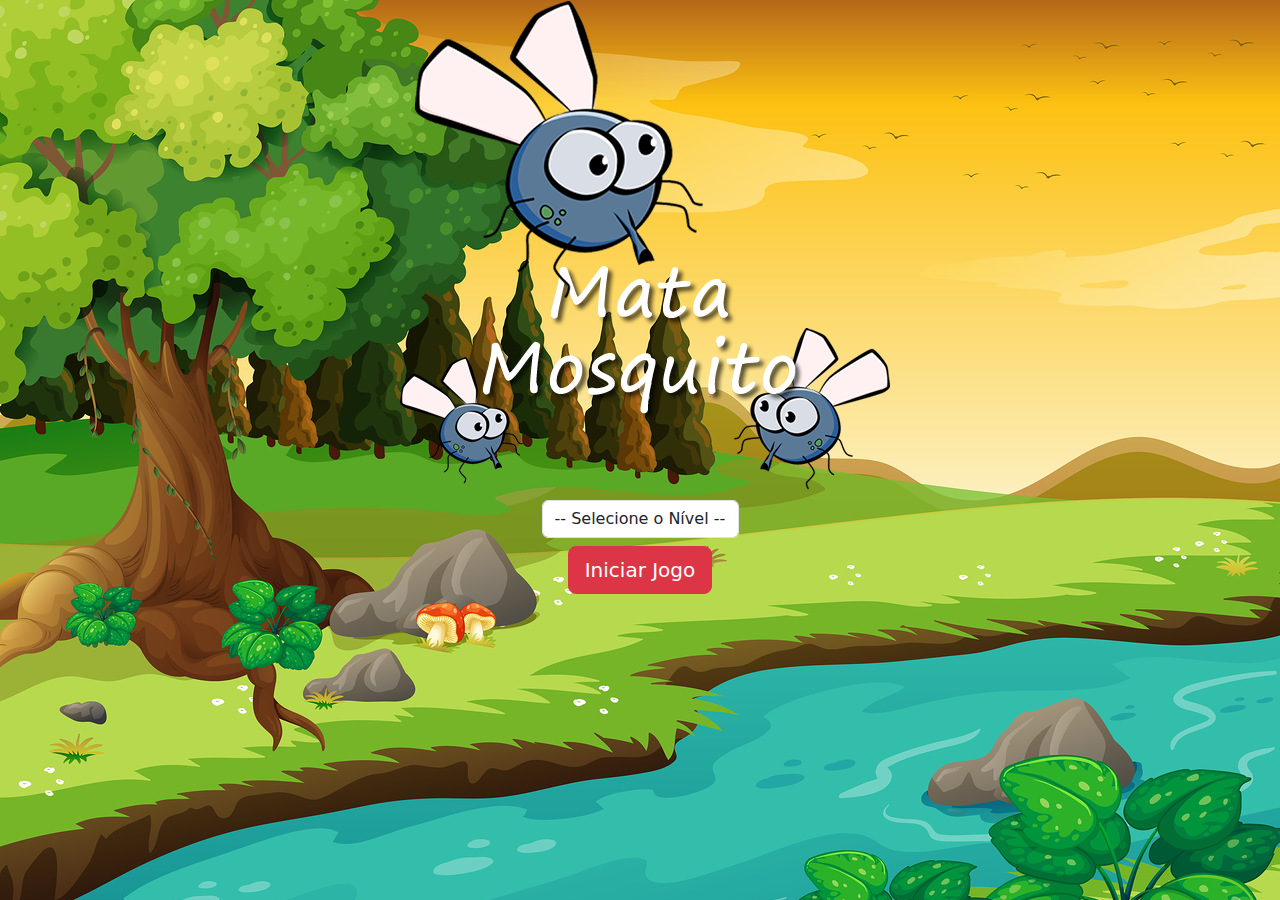
<file: index.html>
<!DOCTYPE html>
<html lang="en">
    <head>
        <meta charset="UTF-8">
        <meta name="viewport" content="width=device-width, initial-scale=1.0">
        <title>Mata-Mosquito</title>

        <link rel="stylesheet" href="estilo.css">
        <link href="https://cdn.jsdelivr.net/npm/bootstrap@5.3.3/dist/css/bootstrap.min.css" rel="stylesheet" integrity="sha384-QWTKZyjpPEjISv5WaRU9OFeRpok6YctnYmDr5pNlyT2bRjXh0JMhjY6hW+ALEwIH" crossorigin="anonymous">
        <script src="https://cdn.jsdelivr.net/npm/bootstrap@5.3.3/dist/js/bootstrap.bundle.min.js" integrity="sha384-YvpcrYf0tY3lHB60NNkmXc5s9fDVZLESaAA55NDzOxhy9GkcIdslK1eN7N6jIeHz" crossorigin="anonymous"></script>

        <script>
            function iniciarJogo() {
                let nivel = document.getElementById('nivel').value

                if (nivel === '') {
                    alert('Selecione um nível')
                    return false
                }

                window.location.href = 'jogo.html?' + nivel
            }
        </script>
    </head>

    <body>
        <div class="container">
            <div class="row">
                <div class="col">
                    <div class="d-flex justify-content-center">
                        <img src="imagens/game.png">
                    </div>
                </div>
            </div>

            <div class="container">
                <div class="row">
                    <div class="col">
                        <div class="d-flex justify-content-center">
                            <div class="mb-2">
                                <select class="form-control" id="nivel">
                                    <option value="">-- Selecione o Nível --</option>
                                    <option value="normal">Normal</option>
                                    <option value="dificil">Difícil</option>
                                    <option value="impossivel">Impossível</option>
                                </select>
                            </div>
                        </div>
                    </div>
                </div>    

            <div class="row">
                <div class="col">
                    <div class="d-flex justify-content-center">
                        <button type="button" class="btn btn-danger btn-lg" onclick="iniciarJogo()">Iniciar Jogo</button>
                    </div>
                </div>
            </div>
        </div>
    </body>
</html>
</file>
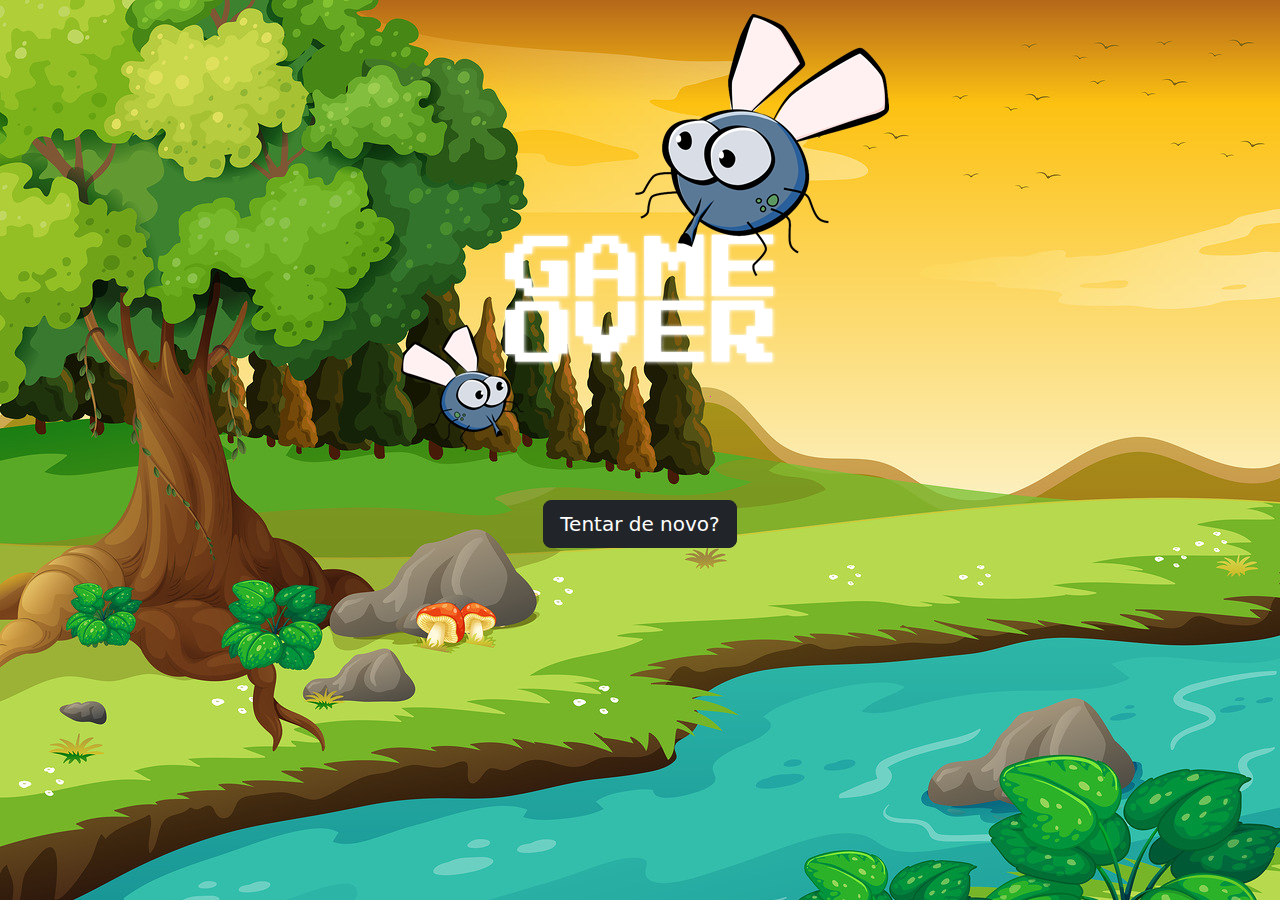
<file: gameover.html>
<!DOCTYPE html>
<html lang="en">
    <head>
        <meta charset="UTF-8">
        <meta name="viewport" content="width=device-width, initial-scale=1.0">
        <title>Game Over!!!!</title>

        <link rel="stylesheet" href="estilo.css">
        <link href="https://cdn.jsdelivr.net/npm/bootstrap@5.3.3/dist/css/bootstrap.min.css" rel="stylesheet" integrity="sha384-QWTKZyjpPEjISv5WaRU9OFeRpok6YctnYmDr5pNlyT2bRjXh0JMhjY6hW+ALEwIH" crossorigin="anonymous">
        <script src="https://cdn.jsdelivr.net/npm/bootstrap@5.3.3/dist/js/bootstrap.bundle.min.js" integrity="sha384-YvpcrYf0tY3lHB60NNkmXc5s9fDVZLESaAA55NDzOxhy9GkcIdslK1eN7N6jIeHz" crossorigin="anonymous"></script>
    </head>

    <body>
        <div class="container">
            <div class="row">
                <div class="col">
                    <div class="d-flex justify-content-center">
                        <img src="imagens/game_over.png">
                    </div>
                </div>
            </div>

            <div class="row">
                <div class="col">
                    <div class="d-flex justify-content-center">
                        <button type="button" class="btn btn-dark btn-lg" onclick="window.location.href = 'index.html'">Tentar de novo?</button>
                    </div>
                </div>
            </div>
        </div>
    </body>
</html>
</file>
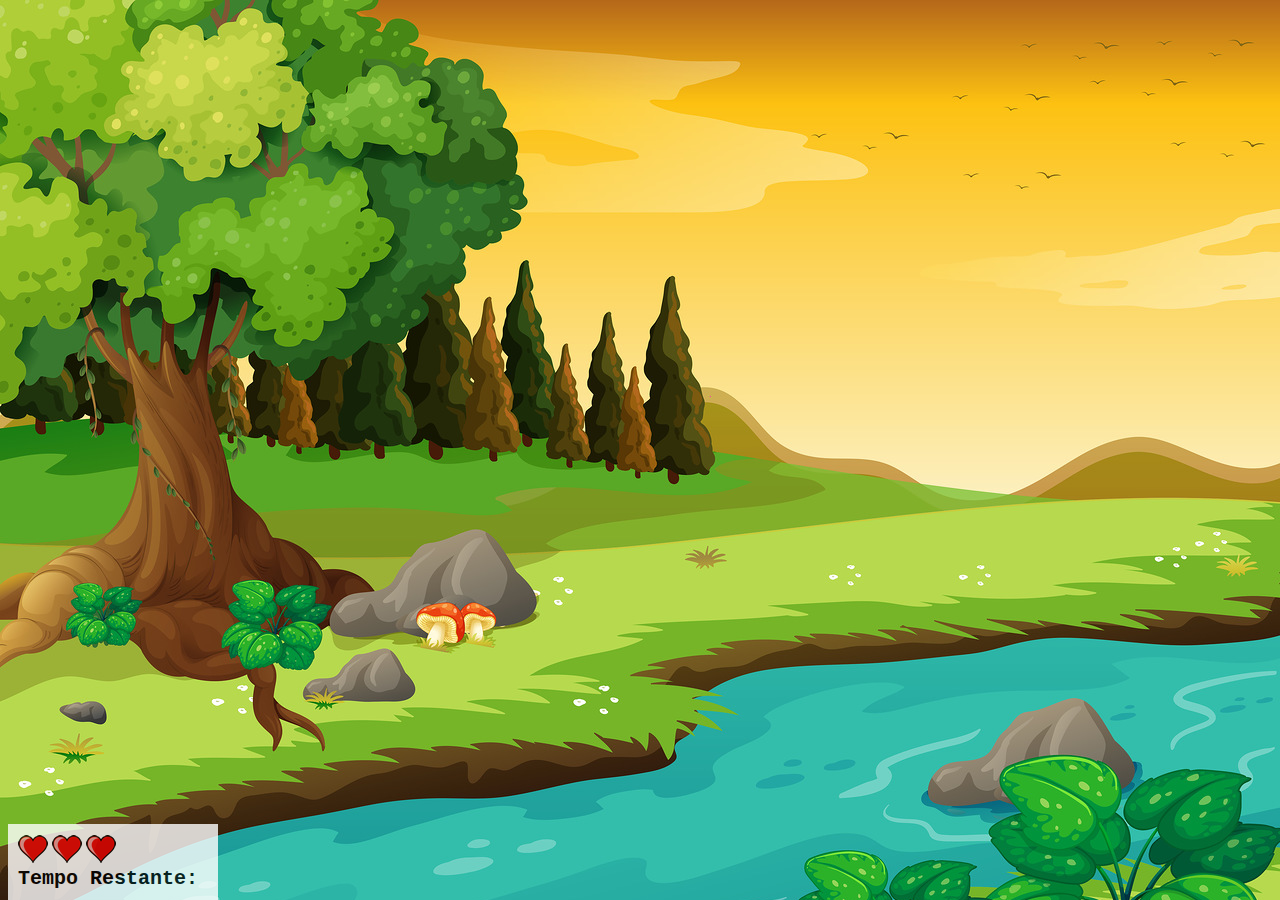
<file: jogo.html>
<!DOCTYPE html>
<html lang="en">
    <head>
        <meta charset="UTF-8">
        <meta name="viewport" content="width=device-width, initial-scale=1.0">
        <title>Mata-mosquito</title>

        <script src="jogo.js"></script>
        <link rel="stylesheet" href="estilo.css">
    </head>

    <body onresize="ajustaTamanho()">
        <div class="painel">
            <div class="vidas">
                <img id="vida1" src="imagens/coracao_cheio.png">
                <img id="vida2" src="imagens/coracao_cheio.png">
                <img id="vida3" src="imagens/coracao_cheio.png">
            </div>

            <div class="cronometro">Tempo Restante: <span id="cronometro"></span></div>
        </div>

        <script>
            let cria_mosquito = setInterval(function() {
                posAleatoria()
            }, criaMosquitoTempo)
        </script>
    </body>
</html>
</file>
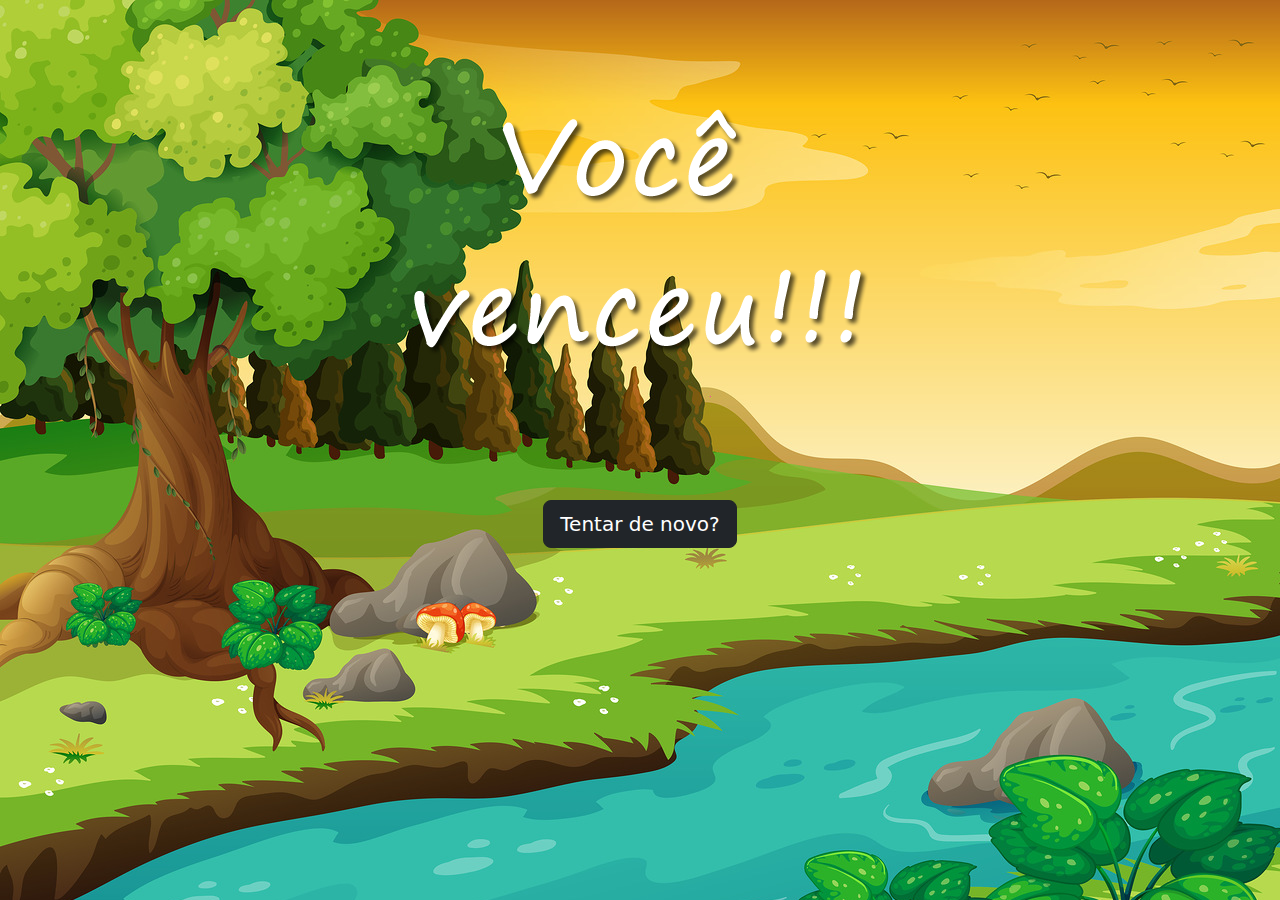
<file: vitoria.html>
<!DOCTYPE html>
<html lang="en">
    <head>
        <meta charset="UTF-8">
        <meta name="viewport" content="width=device-width, initial-scale=1.0">
        <title>Vitória!!!!</title>

        <link rel="stylesheet" href="estilo.css">
        <link href="https://cdn.jsdelivr.net/npm/bootstrap@5.3.3/dist/css/bootstrap.min.css" rel="stylesheet" integrity="sha384-QWTKZyjpPEjISv5WaRU9OFeRpok6YctnYmDr5pNlyT2bRjXh0JMhjY6hW+ALEwIH" crossorigin="anonymous">
        <script src="https://cdn.jsdelivr.net/npm/bootstrap@5.3.3/dist/js/bootstrap.bundle.min.js" integrity="sha384-YvpcrYf0tY3lHB60NNkmXc5s9fDVZLESaAA55NDzOxhy9GkcIdslK1eN7N6jIeHz" crossorigin="anonymous"></script>
    </head>

    <body>
        <div class="container">
            <div class="row">
                <div class="col">
                    <div class="d-flex justify-content-center">
                        <img src="imagens/vitoria.png">
                    </div>
                </div>
            </div>

            <div class="row">
                <div class="col">
                    <div class="d-flex justify-content-center">
                        <button type="button" class="btn btn-dark btn-lg" onclick="window.location.href = 'index.html'">Tentar de novo?</button>
                    </div>
                </div>
            </div>
        </div>
    </body>
</html>
</file>
<file: estilo.css>
html {
    cursor: url(imagens/mata_mosca.png) 30 30, auto;
}

body {
    background-image: url(imagens/bg.jpg);
    background-repeat: no-repeat;
    background-size: 100%;
}


.mosquito1 {
    width: 50px;
    height: 50px;
}

.mosquito2 {
    width: 100px;
    height: 100px;
}

.mosquito3 {
    width: 150px;
    height: 150px;
}

.ladoA {
    transform: scaleX(1)
}

.ladoB {
    transform: scaleX(-1)
}

.painel {
    position: absolute;
    width: 190px;
    padding: 10px;
    bottom: 0px;
    border-top: solid 1px #fff;
    background-color: #fff;
    opacity: 0.8;
}

.vidas {
    float: left;
}

.cronometro {
    float: left;
    font-size: 20px;
    font-weight: bold;
    font-family: 'Courier New', Courier, monospace
}
</file>
